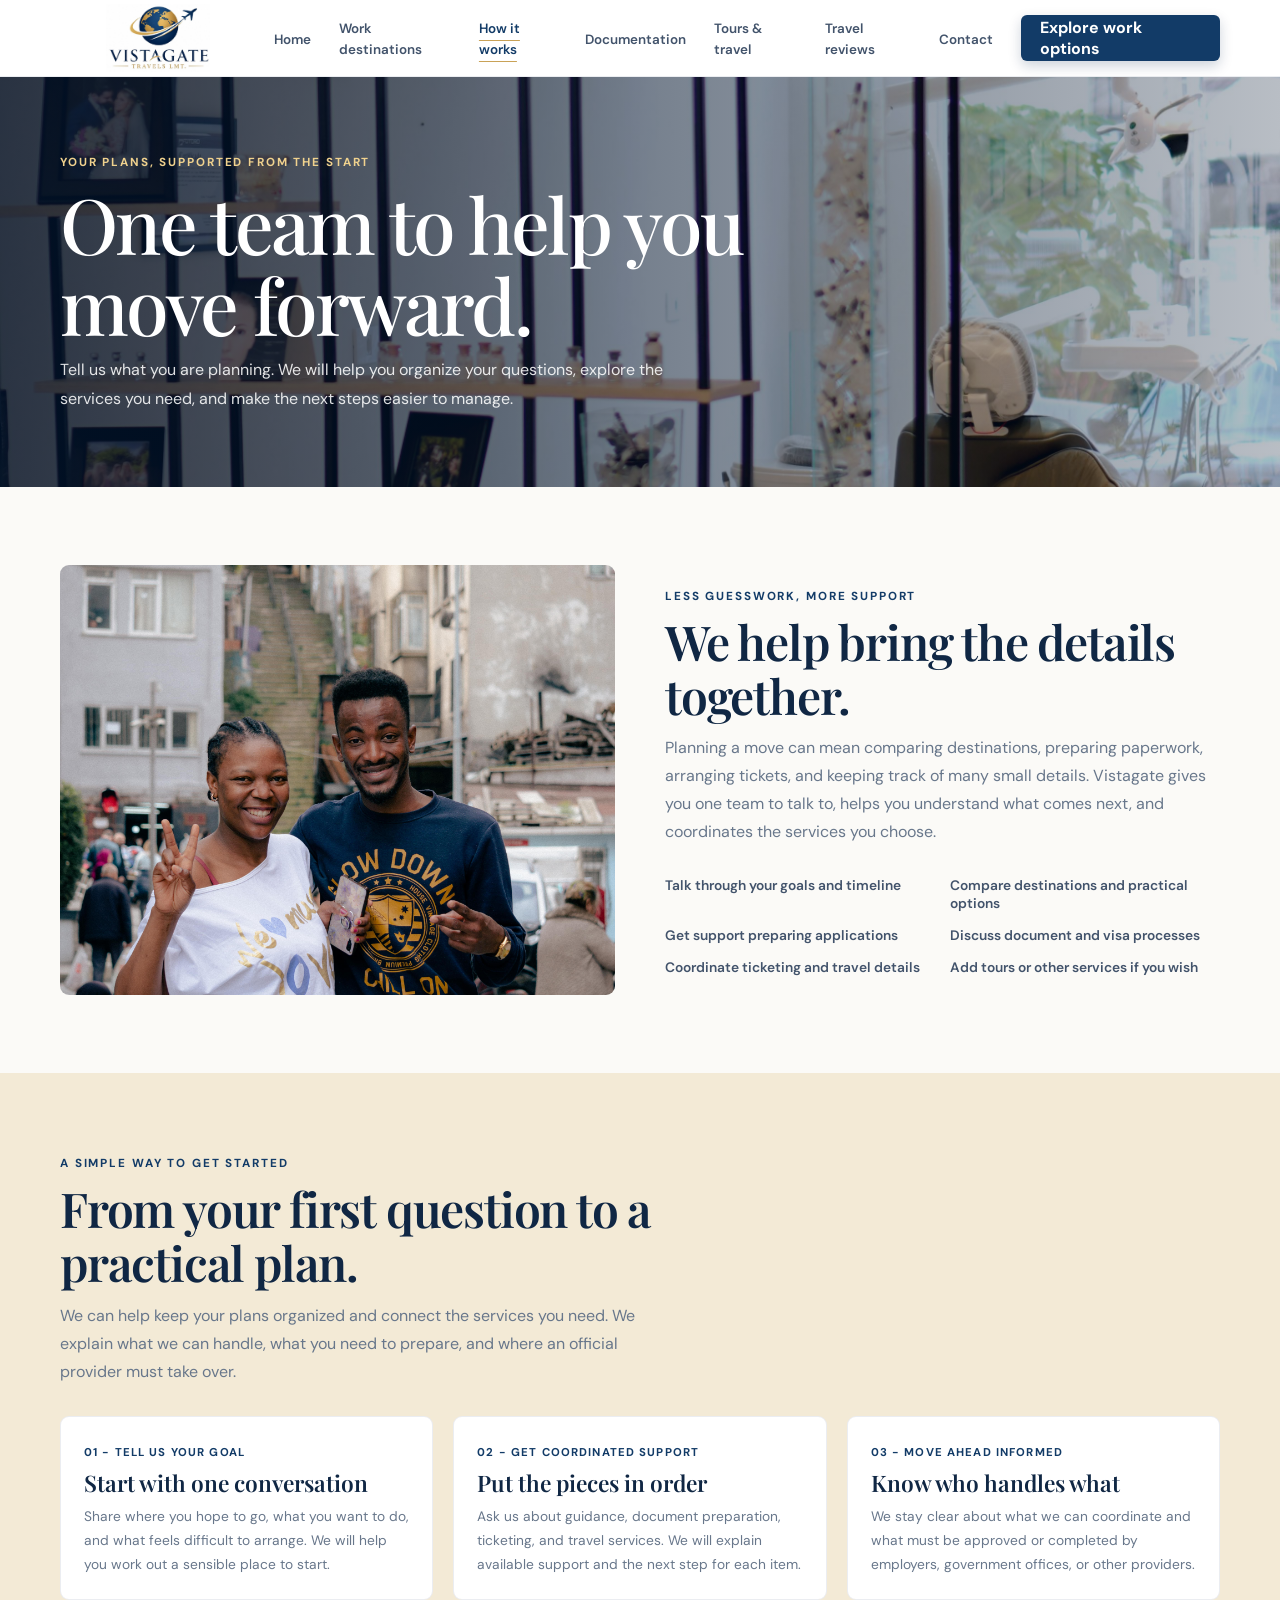
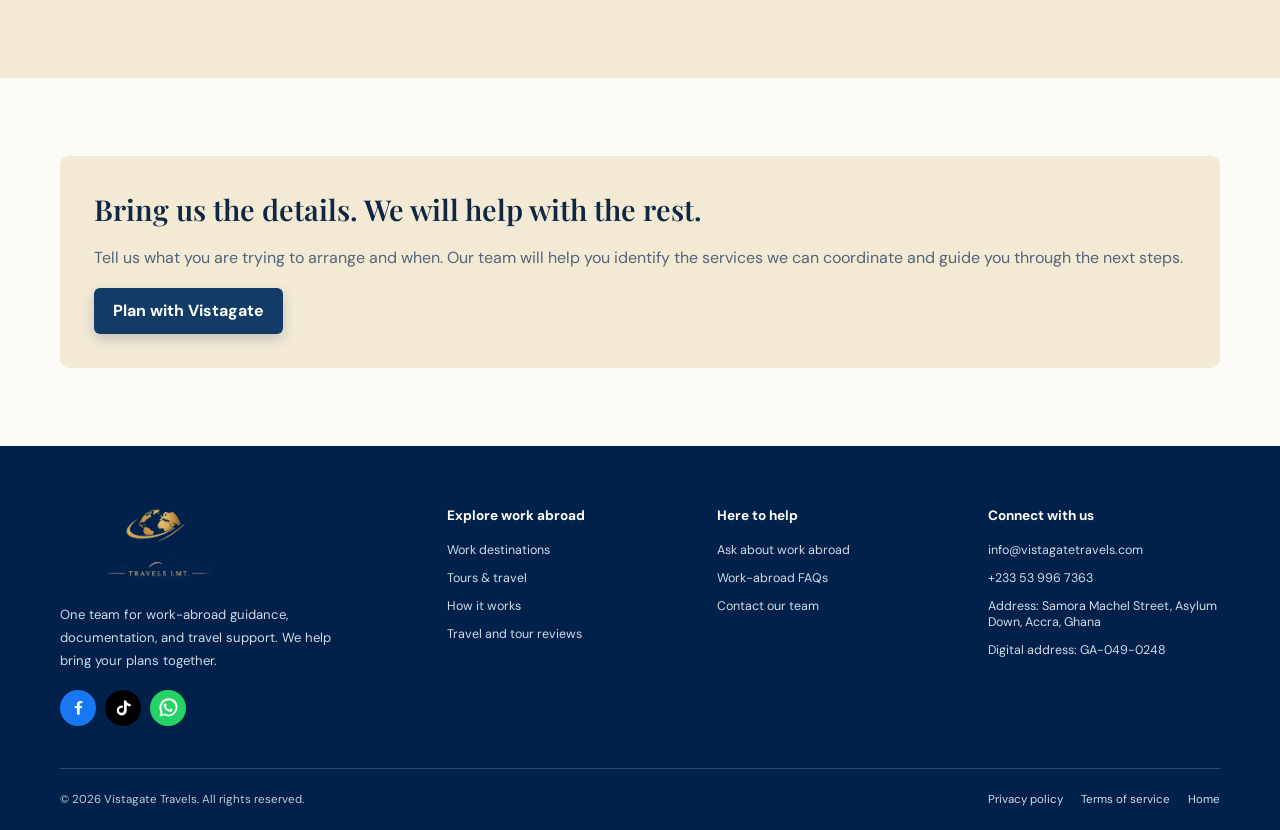
<file: approach.html>
﻿<!DOCTYPE html>
<html lang="en">
<head>
  <meta charset="UTF-8"><meta name="viewport" content="width=device-width, initial-scale=1.0">
  <meta name="description" content="See how Vistagate coordinates work-abroad guidance, document preparation, ticketing, and travel support around your plans.">
  <title>How it works | Vistagate Travels</title>
  <link rel="preconnect" href="https://fonts.googleapis.com"><link rel="preconnect" href="https://fonts.gstatic.com" crossorigin>
  <link href="https://fonts.googleapis.com/css2?family=DM+Sans:wght@400;500;600;700&family=Playfair+Display:wght@500;600;700&display=swap" rel="stylesheet"><link rel="stylesheet" href="pages.css">
</head>
<body>
  <header class="site-header"><nav class="container nav-wrap" aria-label="Main navigation">
    <a class="brand" href="index.html" aria-label="Vistagate Travels home"><img class="brand-logo" src="logo-nav.jpg" alt="Vistagate Travels"></a>
    <ul class="nav-links" id="primary-navigation"><li><a href="index.html">Home</a></li><li><a href="destinations.html">Work destinations</a></li><li><a href="approach.html" aria-current="page">How it works</a></li><li><a href="documents.html">Documentation</a></li><li><a href="tours.html">Tours &amp; travel</a></li><li><a href="reviews.html">Travel reviews</a></li><li><a href="contact.html">Contact</a></li></ul>
    <div class="nav-actions"><a class="button" href="contact.html#contact-form">Explore work options</a><button class="menu-toggle" type="button" aria-label="Open navigation menu" aria-expanded="false" aria-controls="primary-navigation"><svg width="20" height="20" viewBox="0 0 24 24" fill="none" aria-hidden="true"><path d="M4 7h16M4 12h16M4 17h16" stroke="currentColor" stroke-width="1.8" stroke-linecap="round"/></svg></button></div>
  </nav></header>
  <main>
    <section class="inner-hero hero-approach"><div class="container"><span class="eyebrow">Your plans, supported from the start</span><h1>One team to help you move forward.</h1><p>Tell us what you are planning. We will help you organize your questions, explore the services you need, and make the next steps easier to manage.</p></div></section>
    <section class="section"><div class="container split-section">
      <img src="ls.jpg" alt="People meeting over a meal abroad" loading="lazy">
      <div><div class="section-heading"><span class="eyebrow">Less guesswork, more support</span><h2>We help bring the details together.</h2><p>Planning a move can mean comparing destinations, preparing paperwork, arranging tickets, and keeping track of many small details. Vistagate gives you one team to talk to, helps you understand what comes next, and coordinates the services you choose.</p></div>
      <ul class="check-list"><li>Talk through your goals and timeline</li><li>Compare destinations and practical options</li><li>Get support preparing applications</li><li>Discuss document and visa processes</li><li>Coordinate ticketing and travel details</li><li>Add tours or other services if you wish</li></ul></div>
    </div></section>
    <section class="section" style="background:#f3ead6"><div class="container"><div class="section-heading"><span class="eyebrow">A simple way to get started</span><h2>From your first question to a practical plan.</h2><p>We can help keep your plans organized and connect the services you need. We explain what we can handle, what you need to prepare, and where an official provider must take over.</p></div><div class="card-grid">
      <article class="content-card"><span class="card-kicker">01 - Tell us your goal</span><h3>Start with one conversation</h3><p>Share where you hope to go, what you want to do, and what feels difficult to arrange. We will help you work out a sensible place to start.</p></article>
      <article class="content-card"><span class="card-kicker">02 - Get coordinated support</span><h3>Put the pieces in order</h3><p>Ask us about guidance, document preparation, ticketing, and travel services. We will explain available support and the next step for each item.</p></article>
      <article class="content-card"><span class="card-kicker">03 - Move ahead informed</span><h3>Know who handles what</h3><p>We stay clear about what we can coordinate and what must be approved or completed by employers, government offices, or other providers.</p></article>
    </div></div></section>
    <section class="section"><div class="container callout"><h2>Bring us the details. We will help with the rest.</h2><p>Tell us what you are trying to arrange and when. Our team will help you identify the services we can coordinate and guide you through the next steps.</p><a class="button" href="contact.html#contact-form">Plan with Vistagate</a></div></section>
  </main>
  <footer class="site-footer"><div class="container"><div class="footer-grid"><div class="footer-brand"><a class="brand" href="index.html"><img class="brand-logo" src="logo-nav.jpg" alt="Vistagate Travels"></a><p>One team for work-abroad guidance, documentation, and travel support. We help bring your plans together.</p><div class="social-links"><a class="social-facebook" href="https://www.facebook.com/stories/101769172162655/UzpfSVNDOjI1NTYyMzMyODE1NDI5NTM=/?view_single=1&source=shared_permalink&mibextid=wwXIfr" aria-label="Facebook"><svg viewBox="0 0 24 24" aria-hidden="true"><path d="M13.5 21v-8h2.7l.4-3h-3.1V8.1c0-.9.3-1.5 1.6-1.5h1.7V3.9c-.3 0-1.3-.1-2.5-.1-2.5 0-4.2 1.5-4.2 4.3V10H7.3v3h2.8v8h3.4z"/></svg></a><a class="social-tiktok" href="https://vt.tiktok.com/ZSp668tu7/" aria-label="TikTok"><svg viewBox="0 0 24 24" aria-hidden="true"><path d="M12.5 3h3.1c.2 1.5 1 2.8 2.3 3.6.9.6 2 .9 3.1 1v3.1c-1.8-.1-3.5-.6-4.9-1.6v6.8a6.3 6.3 0 1 1-6.3-6.3c.4 0 .9 0 1.3.1v3.2a3.1 3.1 0 1 0 1.4 2.6V3z"/></svg></a><a class="social-whatsapp" href="https://wa.link/cz508a" aria-label="WhatsApp"><svg viewBox="0 0 24 24" aria-hidden="true"><path d="M20.5 3.5A11.8 11.8 0 0 0 2 17.7L.5 23.5l6-1.6A11.8 11.8 0 0 0 20.5 3.5zM12 21a9 9 0 0 1-4.6-1.3l-.3-.2-3.5.9.9-3.4-.2-.4A9 9 0 1 1 12 21zm5-6.7c-.3-.1-1.7-.8-2-.9-.3-.1-.5-.1-.7.2-.2.3-.7.9-.9 1.1-.2.2-.3.2-.6.1-.3-.1-1.2-.4-2.3-1.4-.9-.8-1.4-1.7-1.6-2-.2-.3 0-.5.1-.6l.5-.6c.2-.2.2-.3.3-.5.1-.2 0-.4 0-.5-.1-.1-.6-1.5-.9-2-.2-.5-.5-.4-.7-.4H7.6c-.2 0-.5.1-.8.4-.3.3-1 1-1 2.4s1 2.7 1.1 2.9c.1.2 2 3.1 4.8 4.3.7.3 1.2.5 1.6.6.7.2 1.3.2 1.8.1.5-.1 1.7-.7 1.9-1.3.2-.6.2-1.1.1-1.3-.1-.2-.3-.3-.6-.4z"/></svg></a></div></div><div class="footer-col"><h3>Explore work abroad</h3><ul><li><a href="destinations.html">Work destinations</a></li><li><a href="tours.html">Tours &amp; travel</a></li><li><a href="approach.html">How it works</a></li><li><a href="reviews.html">Travel and tour reviews</a></li></ul></div><div class="footer-col"><h3>Here to help</h3><ul><li><a href="contact.html#contact-form">Ask about work abroad</a></li><li><a href="contact.html#travel-faq">Work-abroad FAQs</a></li><li><a href="contact.html">Contact our team</a></li></ul></div><div class="footer-col"><h3>Connect with us</h3><ul><li><a href="mailto:info@vistagatetravels.com">info@vistagatetravels.com</a></li><li><a href="tel:+233539967363">+233 53 996 7363</a></li><li>Address: Samora Machel Street, Asylum Down, Accra, Ghana</li><li>Digital address: GA-049-0248</li></ul></div></div><div class="footer-bottom"><span>&copy <span id="current-year"></span> Vistagate Travels. All rights reserved.</span><div class="footer-legal"><a href="contact.html">Privacy policy</a><a href="contact.html">Terms of service</a><a href="index.html">Home</a></div></div></div></footer>
  <script src="pages.js"></script>
</body>
</html>
</file>
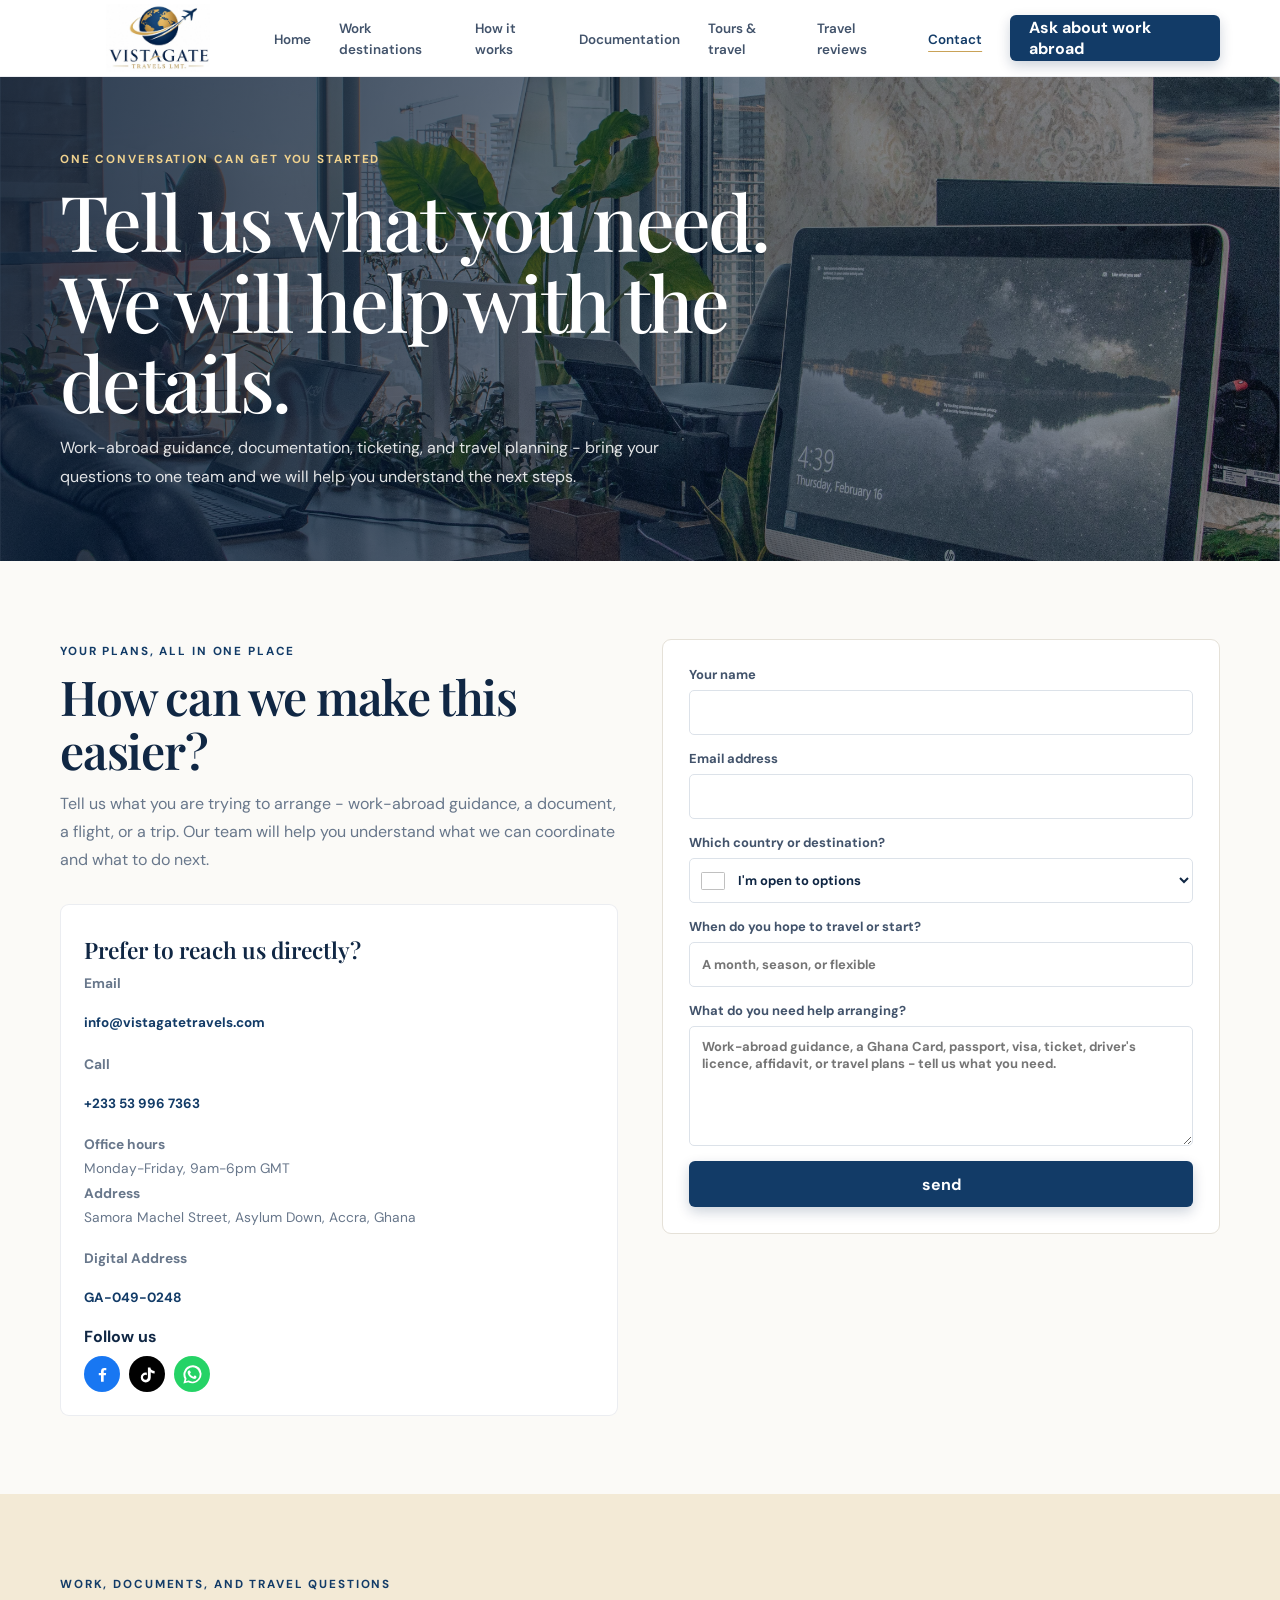
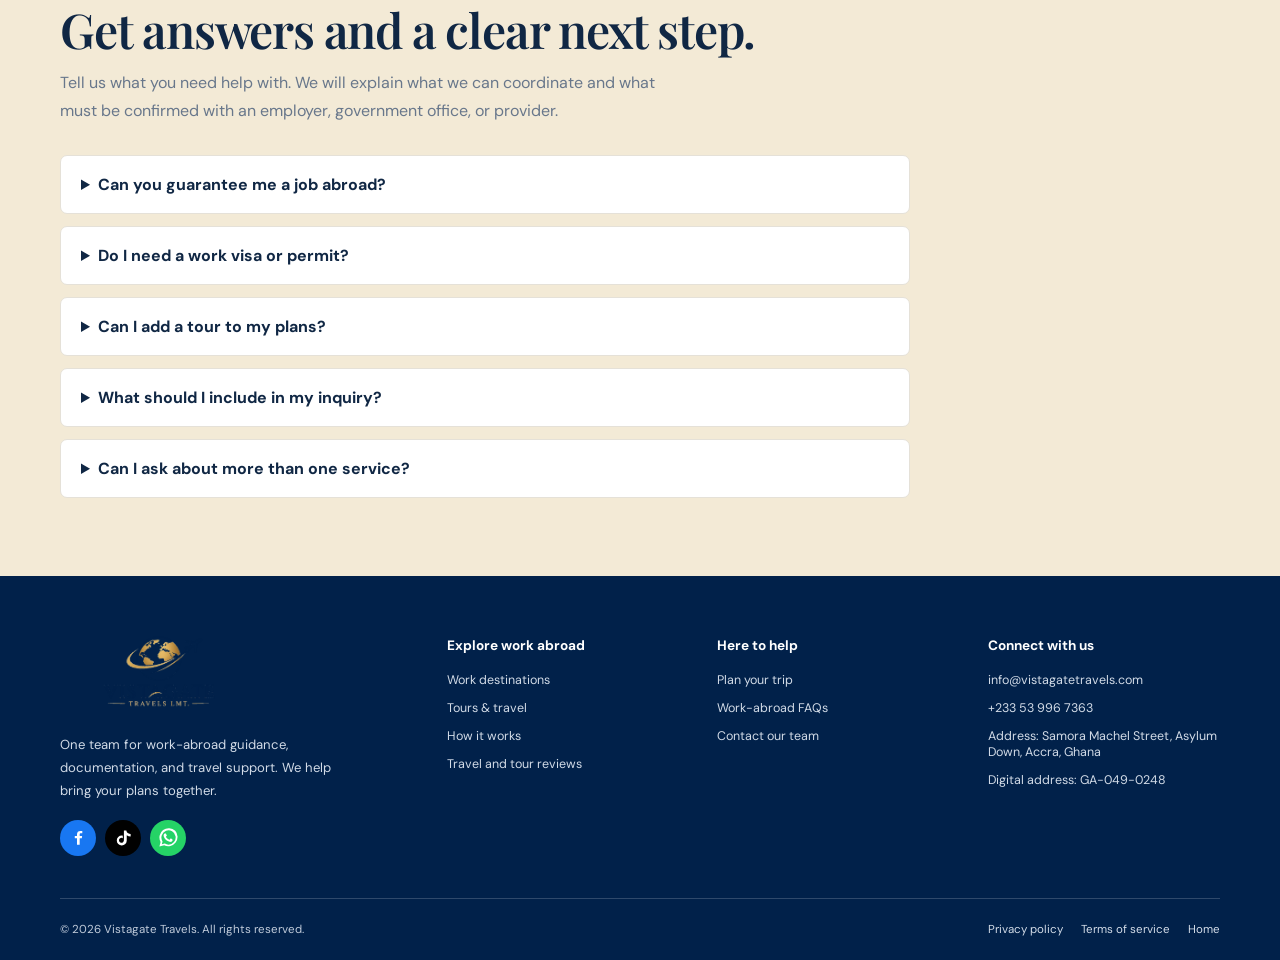
<file: contact.html>
﻿<!DOCTYPE html>
<html lang="en">
<head>
  <meta charset="UTF-8"><meta name="viewport" content="width=device-width, initial-scale=1.0">
  <meta name="description" content="Contact Vistagate for one-to-one help coordinating work-abroad guidance, document services, ticketing, and travel planning.">
  <title>Contact Vistagate | Work abroad</title>
  <link rel="preconnect" href="https://fonts.googleapis.com"><link rel="preconnect" href="https://fonts.gstatic.com" crossorigin>
  <link href="https://fonts.googleapis.com/css2?family=DM+Sans:wght@400;500;600;700&family=Playfair+Display:wght@500;600;700&display=swap" rel="stylesheet"><link rel="stylesheet" href="pages.css">
</head>
<body>
  <header class="site-header"><nav class="container nav-wrap" aria-label="Main navigation"><a class="brand" href="index.html" aria-label="Vistagate Travels home"><img class="brand-logo" src="logo-nav.jpg" alt="Vistagate Travels"></a><ul class="nav-links" id="primary-navigation"><li><a href="index.html">Home</a></li><li><a href="destinations.html">Work destinations</a></li><li><a href="approach.html">How it works</a></li><li><a href="documents.html">Documentation</a></li><li><a href="tours.html">Tours &amp; travel</a></li><li><a href="reviews.html">Travel reviews</a></li><li><a href="contact.html" aria-current="page">Contact</a></li></ul><div class="nav-actions"><a class="button" href="#contact-form">Ask about work abroad</a><button class="menu-toggle" type="button" aria-label="Open navigation menu" aria-expanded="false" aria-controls="primary-navigation"><svg width="20" height="20" viewBox="0 0 24 24" fill="none" aria-hidden="true"><path d="M4 7h16M4 12h16M4 17h16" stroke="currentColor" stroke-width="1.8" stroke-linecap="round"/></svg></button></div></nav></header>
  <main>
    <section class="inner-hero hero-contact"><div class="container"><span class="eyebrow">One conversation can get you started</span><h1>Tell us what you need. We will help with the details.</h1><p>Work-abroad guidance, documentation, ticketing, and travel planning - bring your questions to one team and we will help you understand the next steps.</p></div></section>
    <section class="section"><div class="container contact-layout">
      <div><div class="section-heading"><span class="eyebrow">Your plans, all in one place</span><h2>How can we make this easier?</h2><p>Tell us what you are trying to arrange - work-abroad guidance, a document, a flight, or a trip. Our team will help you understand what we can coordinate and what to do next.</p></div>
        <div class="content-card"><h3>Prefer to reach us directly?</h3><p><strong>Email</strong><br><a class="card-link" href="mailto:info@vistagatetravels.com">info@vistagatetravels.com</a></p><p style="margin-top:17px"><strong>Call</strong><br><a class="card-link" href="tel:+233539967363">+233 53 996 7363</a></p><p style="margin-top:17px"><strong>Office hours</strong><br>Monday-Friday, 9am-6pm GMT<br><strong>Address</strong><br>Samora Machel Street, Asylum Down, Accra, Ghana</p><p style="margin-top:17px"><strong>Digital Address</strong><br><a class="card-link" href="https://www.google.com/maps/search/?api=1&amp;query=GA-049-0248%2C%20Accra%2C%20Ghana" target="_blank" rel="noopener noreferrer" aria-label="View digital address GA-049-0248 in Google Maps">GA-049-0248</a></p><div class="contact-social"><strong>Follow us</strong><div class="social-links" aria-label="Social media"><a class="social-facebook" href="https://www.facebook.com/stories/101769172162655/UzpfSVNDOjI1NTYyMzMyODE1NDI5NTM=/?view_single=1&amp;source=shared_permalink&amp;mibextid=wwXIfr" aria-label="Facebook"><svg viewBox="0 0 24 24" aria-hidden="true"><path d="M13.5 21v-8h2.7l.4-3h-3.1V8.1c0-.9.3-1.5 1.6-1.5h1.7V3.9c-.3 0-1.3-.1-2.5-.1-2.5 0-4.2 1.5-4.2 4.3V10H7.3v3h2.8v8h3.4z"/></svg></a><a class="social-tiktok" href="https://vt.tiktok.com/ZSp668tu7/" aria-label="TikTok"><svg viewBox="0 0 24 24" aria-hidden="true"><path d="M12.5 3h3.1c.2 1.5 1 2.8 2.3 3.6.9.6 2 .9 3.1 1v3.1c-1.8-.1-3.5-.6-4.9-1.6v6.8a6.3 6.3 0 1 1-6.3-6.3c.4 0 .9 0 1.3.1v3.2a3.1 3.1 0 1 0 1.4 2.6V3z"/></svg></a><a class="social-whatsapp" href="https://wa.link/cz508a" aria-label="WhatsApp"><svg viewBox="0 0 24 24" aria-hidden="true"><path d="M20.5 3.5A11.8 11.8 0 0 0 2 17.7L.5 23.5l6-1.6A11.8 11.8 0 0 0 20.5 3.5zM12 21a9 9 0 0 1-4.6-1.3l-.3-.2-3.5.9.9-3.4-.2-.4A9 9 0 1 1 12 21zm5-6.7c-.3-.1-1.7-.8-2-.9-.3-.1-.5-.1-.7.2-.2.3-.7.9-.9 1.1-.2.2-.3.2-.6.1-.3-.1-1.2-.4-2.3-1.4-.9-.8-1.4-1.7-1.6-2-.2-.3 0-.5.1-.6l.5-.6c.2-.2.2-.3.3-.5.1-.2 0-.4 0-.5-.1-.1-.6-1.5-.9-2-.2-.5-.5-.4-.7-.4H7.6c-.2 0-.5.1-.8.4-.3.3-1 1-1 2.4s1 2.7 1.1 2.9c.1.2 2 3.1 4.8 4.3.7.3 1.2.5 1.6.6.7.2 1.3.2 1.8.1.5-.1 1.7-.7 1.9-1.3-.2-.6-.2-1.1-.1-1.3-.1-.2-.3-.3-.6-.4z"/></svg></a></div></div></div>
      </div>
      <form class="contact-form" id="contact-form">
        <label for="contact-name">Your name<input id="contact-name" name="name" autocomplete="name" required></label>
        <label for="contact-email">Email address<input id="contact-email" name="email" type="email" autocomplete="email" required></label>
        <label for="contact-destination">Which country or destination?<span class="country-select-wrap"><img class="selected-country-flag" alt="" hidden><select id="contact-destination" name="destination"><option value="">I'm open to options</option><option value="Italy">Italy</option><option value="France">France</option><option value="Peru">Peru</option><option value="UAE">UAE</option><option value="Switzerland">Switzerland</option><option value="New Zealand">New Zealand</option><option value="Greece">Greece</option><option value="Turkey">Turkey</option><option value="Moldova">Moldova</option><option value="Albania">Albania</option><option value="Hungary">Hungary</option><option value="Finland">Finland</option><option value="Iceland">Iceland</option><option value="Sweden">Sweden</option><option value="United Kingdom">United Kingdom</option><option value="USA">USA</option><option value="Costa Rica">Costa Rica</option><option value="Netherlands">Netherlands</option><option value="Germany">Germany</option><option value="Czech Republic">Czech Republic</option><option value="Norway">Norway</option><option value="Canada">Canada</option><option value="Denmark">Denmark</option><option value="Austria">Austria</option><option value="Russia">Russia</option><option value="Belarus">Belarus</option><option value="Somewhere else">Somewhere else</option></select></span></label>
        <label for="contact-timing">When do you hope to travel or start?<input id="contact-timing" name="timing" placeholder="A month, season, or flexible"></label>
        <label for="contact-message">What do you need help arranging?<textarea id="contact-message" name="message" placeholder="Work-abroad guidance, a Ghana Card, passport, visa, ticket, driver's licence, affidavit, or travel plans - tell us what you need."></textarea></label>
        
        
        <button class="button" type="submit">send</button>
      </form>
    </div></section>
    <section class="section" id="travel-faq" style="background:#f3ead6"><div class="container"><div class="section-heading"><span class="eyebrow">Work, documents, and travel questions</span><h2>Get answers and a clear next step.</h2><p>Tell us what you need help with. We will explain what we can coordinate and what must be confirmed with an employer, government office, or provider.</p></div><div class="faq-list">
      <details><summary>Can you guarantee me a job abroad?</summary><p>Yes. Job availability, hiring decisions, and work authorization are determined by employers and relevant authorities. We can discuss your goals and preparation, with legitmate placement, offer, and visa outcome is guarantee.</p></details>
      <details><summary>Do I need a work visa or permit?</summary><p>Work authorization depends on your citizenship, destination, and role. Check the destination government's official immigration and employment guidance before accepting work or making travel plans.</p></details>
      <details><summary>Can I add a tour to my plans?</summary><p>Yes. Tours and travel packages are available as an add-on for exploring a destination or making the most of time off.</p></details>
      <details><summary>What should I include in my inquiry?</summary><p>Share your preferred country, experience or work area, and when you hope to start. Include any questions about preparation or travel.</p></details>
      <details><summary>Can I ask about more than one service?</summary><p>Yes. You can ask about work-abroad guidance, documents, ticketing, and travel planning in one inquiry. We will help organize the next steps and clarify which parts are handled by official authorities or providers.</p></details>
    </div></div></section>
  </main>
  <footer class="site-footer"><div class="container"><div class="footer-grid"><div class="footer-brand"><a class="brand" href="index.html"><img class="brand-logo" src="logo-nav.jpg" alt="Vistagate Travels"></a><p>One team for work-abroad guidance, documentation, and travel support. We help bring your plans together.</p><div class="social-links"><a class="social-facebook" href="https://www.facebook.com/stories/101769172162655/UzpfSVNDOjI1NTYyMzMyODE1NDI5NTM=/?view_single=1&amp;source=shared_permalink&amp;mibextid=wwXIfr" aria-label="Facebook"><svg viewBox="0 0 24 24" aria-hidden="true"><path d="M13.5 21v-8h2.7l.4-3h-3.1V8.1c0-.9.3-1.5 1.6-1.5h1.7V3.9c-.3 0-1.3-.1-2.5-.1-2.5 0-4.2 1.5-4.2 4.3V10H7.3v3h2.8v8h3.4z"/></svg></a><a class="social-tiktok" href="https://vt.tiktok.com/ZSp668tu7/" aria-label="TikTok"><svg viewBox="0 0 24 24" aria-hidden="true"><path d="M12.5 3h3.1c.2 1.5 1 2.8 2.3 3.6.9.6 2 .9 3.1 1v3.1c-1.8-.1-3.5-.6-4.9-1.6v6.8a6.3 6.3 0 1 1-6.3-6.3c.4 0 .9 0 1.3.1v3.2a3.1 3.1 0 1 0 1.4 2.6V3z"/></svg></a><a class="social-whatsapp" href="https://wa.link/cz508a" aria-label="WhatsApp"><svg viewBox="0 0 24 24" aria-hidden="true"><path d="M20.5 3.5A11.8 11.8 0 0 0 2 17.7L.5 23.5l6-1.6A11.8 11.8 0 0 0 20.5 3.5zM12 21a9 9 0 0 1-4.6-1.3l-.3-.2-3.5.9.9-3.4-.2-.4A9 9 0 1 1 12 21zm5-6.7c-.3-.1-1.7-.8-2-.9-.3-.1-.5-.1-.7.2-.2.3-.7.9-.9 1.1-.2.2-.3.2-.6.1-.3-.1-1.2-.4-2.3-1.4-.9-.8-1.4-1.7-1.6-2-.2-.3 0-.5.1-.6l.5-.6c.2-.2.2-.3.3-.5.1-.2 0-.4 0-.5-.1-.1-.6-1.5-.9-2-.2-.5-.5-.4-.7-.4H7.6c-.2 0-.5.1-.8.4-.3.3-1 1-1 2.4s1 2.7 1.1 2.9c.1.2 2 3.1 4.8 4.3.7.3 1.2.5 1.6.6.7.2 1.3.2 1.8.1.5-.1 1.7-.7 1.9-1.3.2-.6.2-1.1.1-1.3-.1-.2-.3-.3-.6-.4z"/></svg></a></div></div><div class="footer-col"><h3>Explore work abroad</h3><ul><li><a href="destinations.html">Work destinations</a></li><li><a href="tours.html">Tours &amp; travel</a></li><li><a href="approach.html">How it works</a></li><li><a href="reviews.html">Travel and tour reviews</a></li></ul></div><div class="footer-col"><h3>Here to help</h3><ul><li><a href="#contact-form">Plan your trip</a></li><li><a href="#travel-faq">Work-abroad FAQs</a></li><li><a href="mailto:info@vistagatetravels.com">Contact our team</a></li></ul></div><div class="footer-col"><h3>Connect with us</h3><ul><li><a href="mailto:info@vistagatetravels.com">info@vistagatetravels.com</a></li><li><a href="tel:+233539967363">+233 53 996 7363</a></li><li>Address: Samora Machel Street, Asylum Down, Accra, Ghana</li><li>Digital address: GA-049-0248</li></ul></div></div><div class="footer-bottom"><span>&copy <span id="current-year"></span> Vistagate Travels. All rights reserved.</span><div class="footer-legal"><a href="#travel-faq">Privacy policy</a><a href="#travel-faq">Terms of service</a><a href="index.html">Home</a></div></div></div></footer>
  <script src="pages.js"></script>
</body>
</html>
</file>
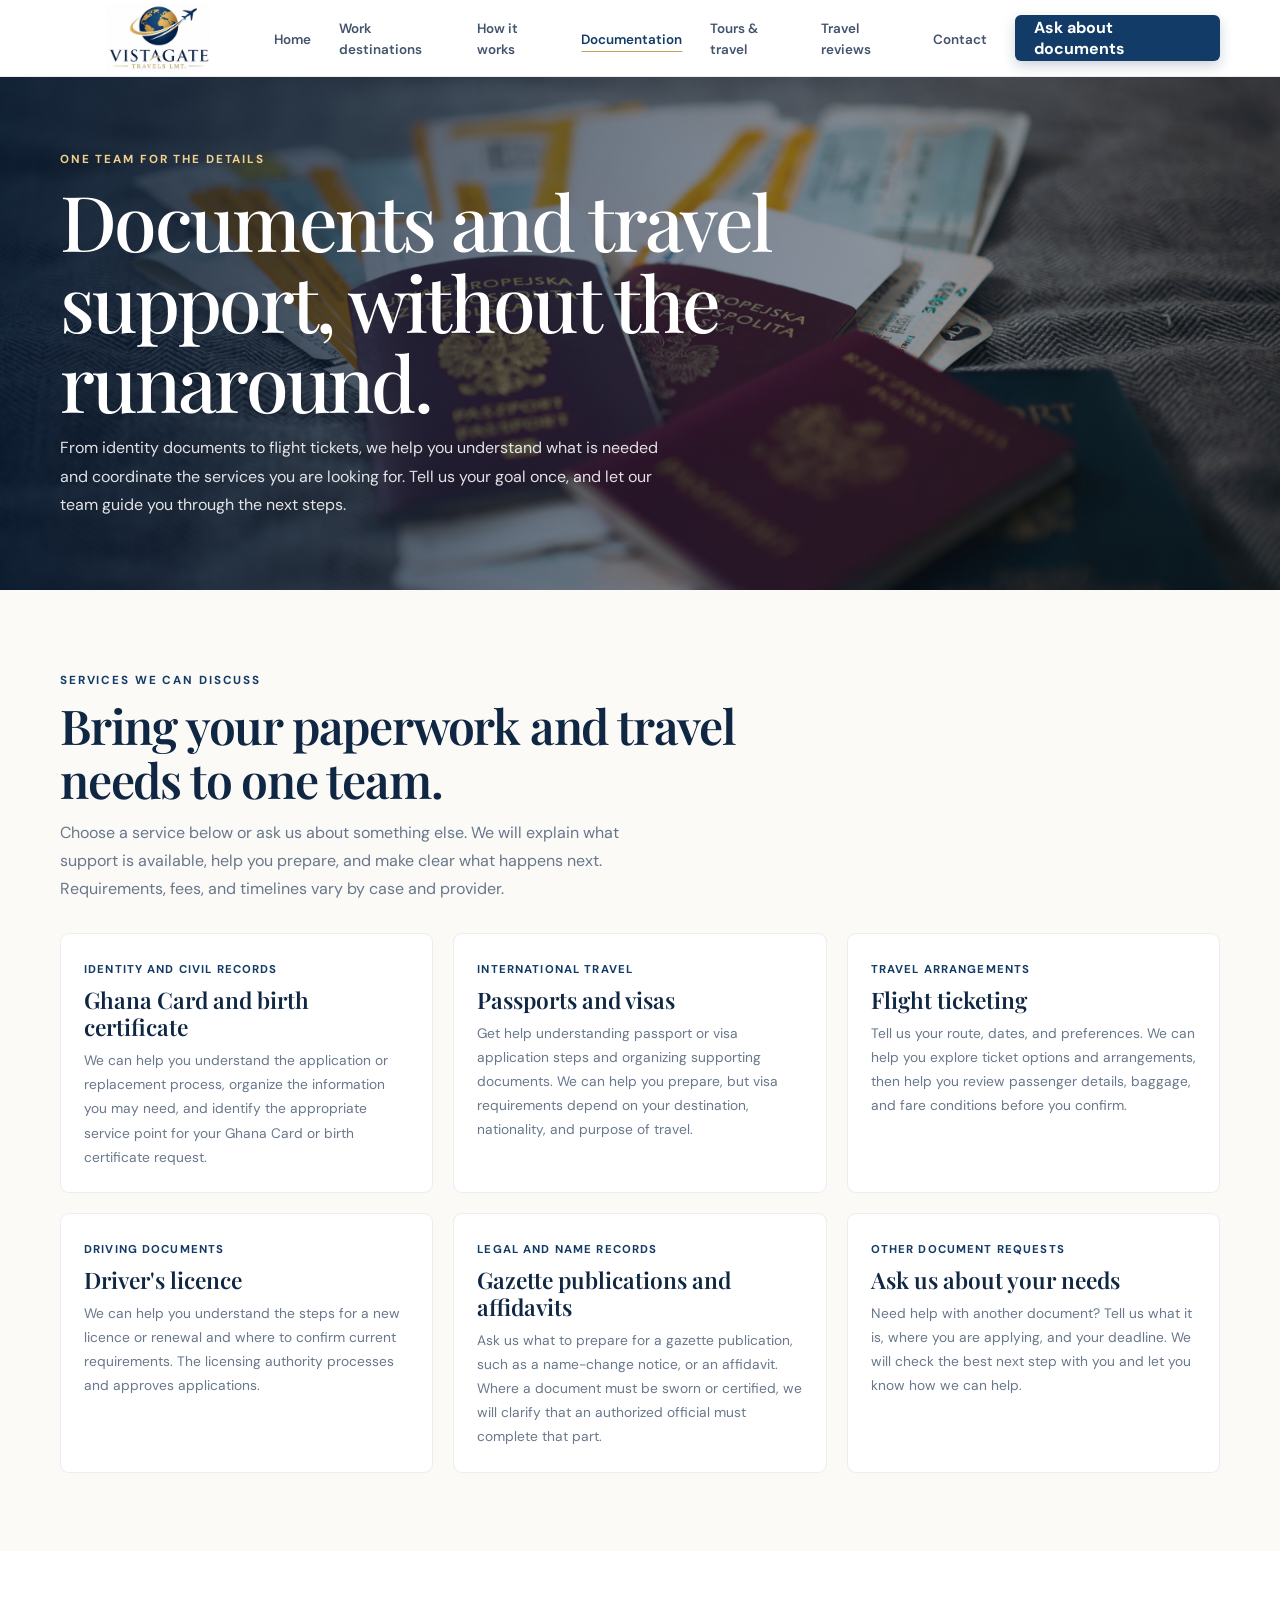
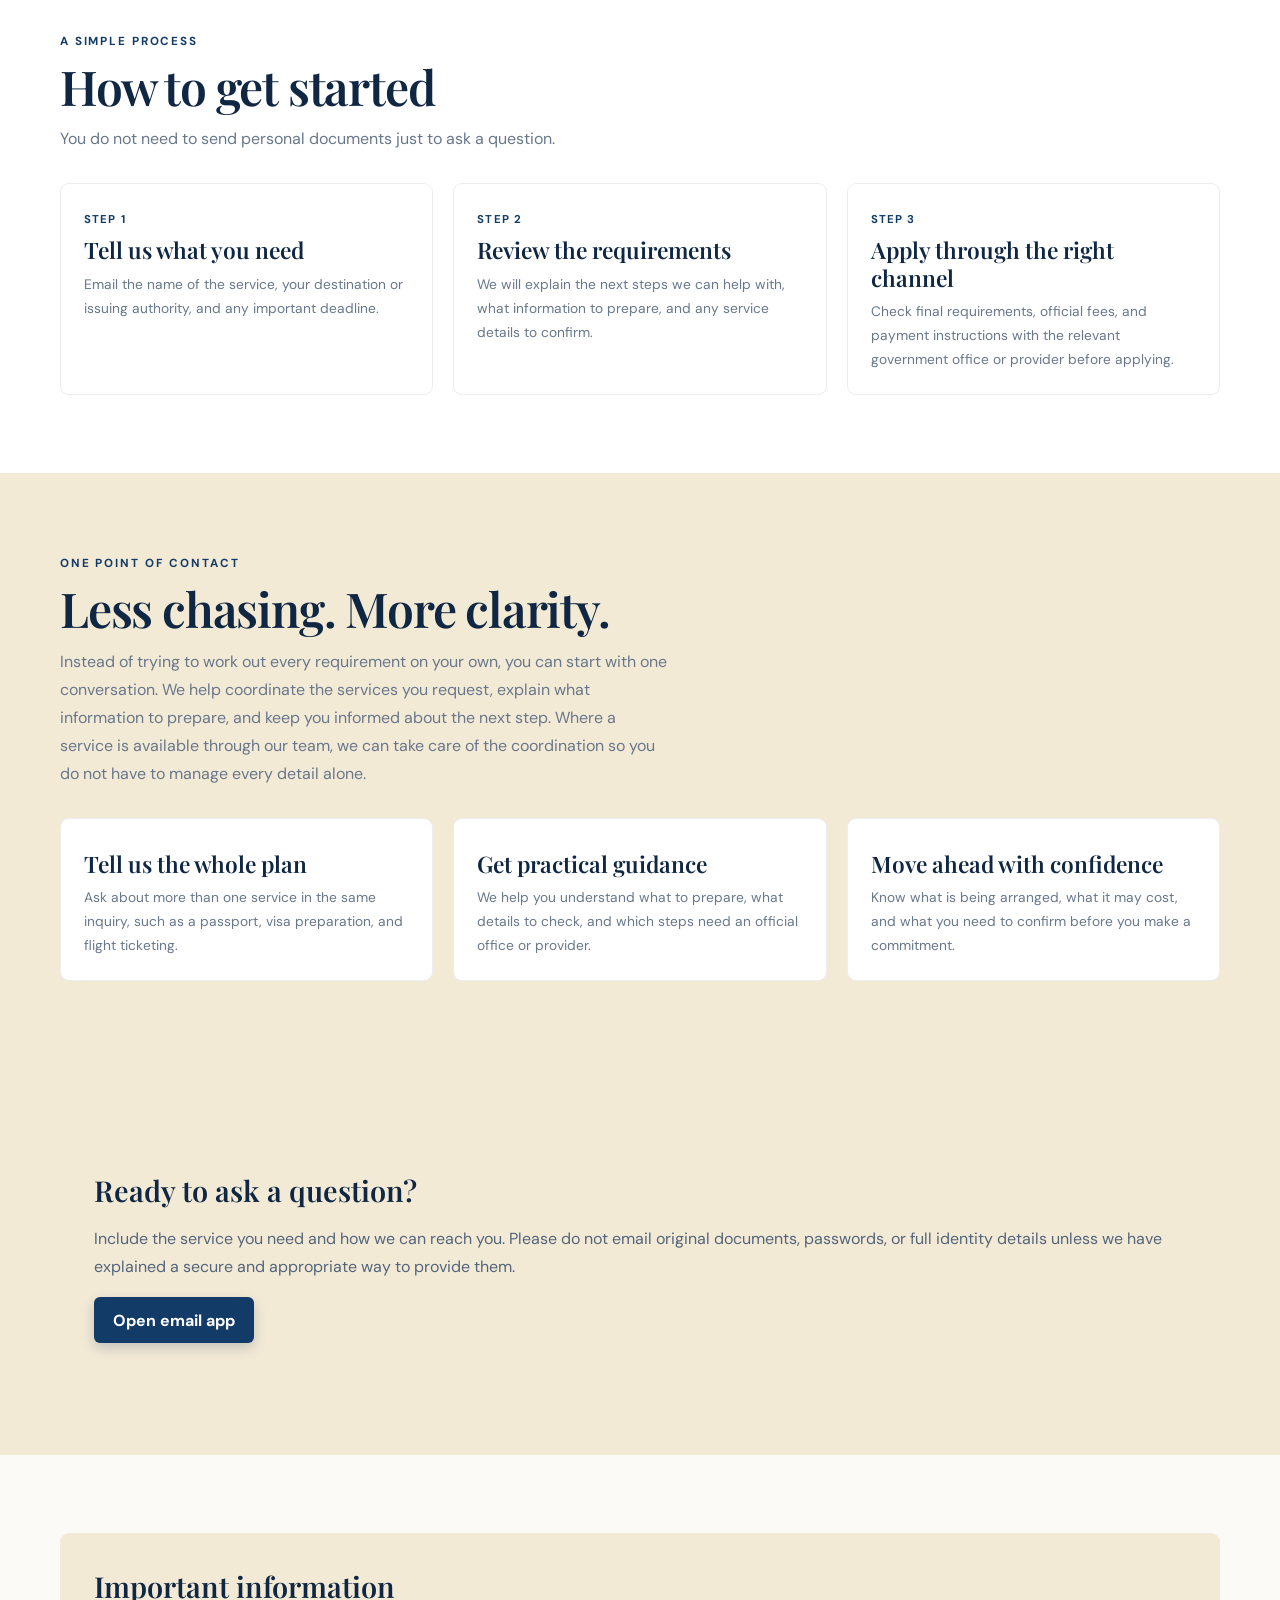
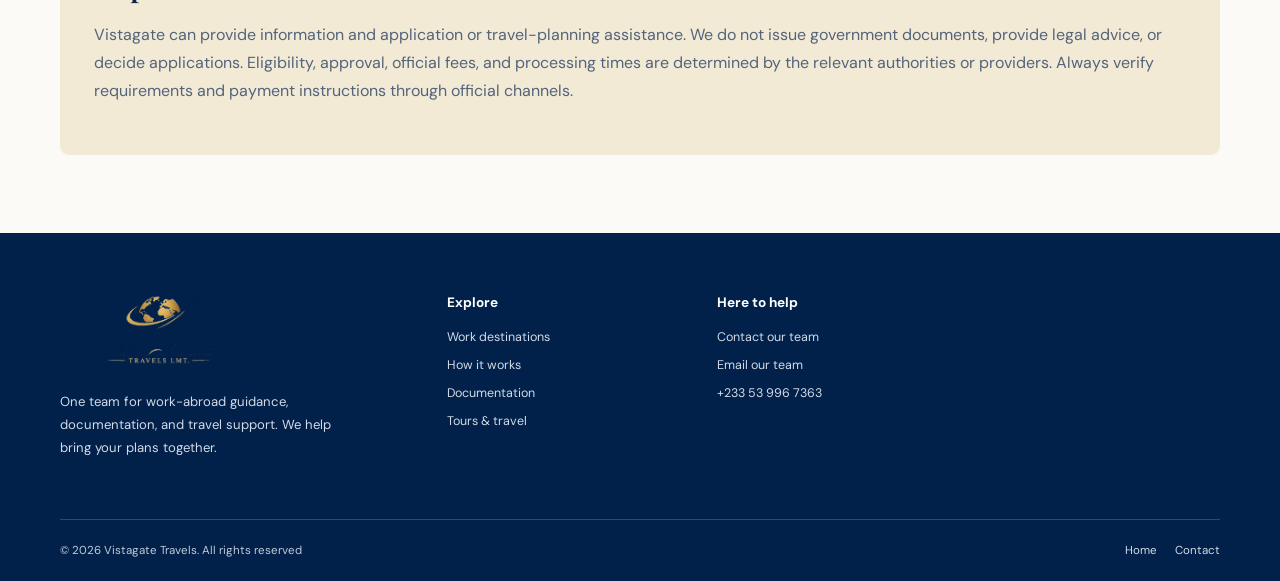
<file: documents.html>
﻿<!DOCTYPE html>
<html lang="en">
<head>
  <meta charset="UTF-8">
  <meta name="viewport" content="width=device-width, initial-scale=1.0">
  <meta name="description" content="Get clear guidance on Ghana Card, passport, visa, ticketing, driver's licence, birth certificate, gazette, and affidavit services from Vistagate Travels.">
  <title>Documentation services | Vistagate Travels</title>
  <link rel="preconnect" href="https://fonts.googleapis.com">
  <link rel="preconnect" href="https://fonts.gstatic.com" crossorigin>
  <link href="https://fonts.googleapis.com/css2?family=DM+Sans:wght@400;500;600;700&family=Playfair+Display:wght@500;600;700&display=swap" rel="stylesheet">
  <link rel="stylesheet" href="pages.css">
</head>
<body>
  <header class="site-header">
    <nav class="container nav-wrap" aria-label="Main navigation">
      <a class="brand" href="index.html" aria-label="Vistagate Travels home"><img class="brand-logo" src="logo-nav.jpg" alt="Vistagate Travels"></a>
      <ul class="nav-links" id="primary-navigation">
        <li><a href="index.html">Home</a></li>
        <li><a href="destinations.html">Work destinations</a></li>
        <li><a href="approach.html">How it works</a></li>
        <li><a href="documents.html" aria-current="page">Documentation</a></li>
        <li><a href="tours.html">Tours &amp; travel</a></li>
        <li><a href="reviews.html">Travel reviews</a></li>
        <li><a href="contact.html">Contact</a></li>
      </ul>
      <div class="nav-actions">
        <a class="button" href="mailto:info@vistagatetravels.com?subject=Documentation%20services%20inquiry">Ask about documents</a>
        <button class="menu-toggle" type="button" aria-label="Open navigation menu" aria-expanded="false" aria-controls="primary-navigation">
          <svg width="20" height="20" viewBox="0 0 24 24" fill="none" aria-hidden="true"><path d="M4 7h16M4 12h16M4 17h16" stroke="currentColor" stroke-width="1.8" stroke-linecap="round"/></svg>
        </button>
      </div>
    </nav>
  </header>
  <main>
    <section class="inner-hero hero-documents">
      <div class="container">
        <span class="eyebrow">One team for the details</span>
        <h1>Documents and travel support, without the runaround.</h1>
        <p>From identity documents to flight tickets, we help you understand what is needed and coordinate the services you are looking for. Tell us your goal once, and let our team guide you through the next steps.</p>
      </div>
    </section>
    <section class="section">
      <div class="container">
        <div class="section-heading">
          <span class="eyebrow">Services we can discuss</span>
          <h2>Bring your paperwork and travel needs to one team.</h2>
          <p>Choose a service below or ask us about something else. We will explain what support is available, help you prepare, and make clear what happens next. Requirements, fees, and timelines vary by case and provider.</p>
        </div>
        <div class="card-grid">
          <article class="content-card">
            <span class="card-kicker">Identity and civil records</span>
            <h3>Ghana Card and birth certificate</h3>
            <p>We can help you understand the application or replacement process, organize the information you may need, and identify the appropriate service point for your Ghana Card or birth certificate request.</p>
          </article>
          <article class="content-card">
            <span class="card-kicker">International travel</span>
            <h3>Passports and visas</h3>
            <p>Get help understanding passport or visa application steps and organizing supporting documents. We can help you prepare, but visa requirements depend on your destination, nationality, and purpose of travel.</p>
          </article>
          <article class="content-card">
            <span class="card-kicker">Travel arrangements</span>
            <h3>Flight ticketing</h3>
            <p>Tell us your route, dates, and preferences. We can help you explore ticket options and arrangements, then help you review passenger details, baggage, and fare conditions before you confirm.</p>
          </article>
          <article class="content-card">
            <span class="card-kicker">Driving documents</span>
            <h3>Driver's licence</h3>
            <p>We can help you understand the steps for a new licence or renewal and where to confirm current requirements. The licensing authority processes and approves applications.</p>
          </article>
          <article class="content-card">
            <span class="card-kicker">Legal and name records</span>
            <h3>Gazette publications and affidavits</h3>
            <p>Ask us what to prepare for a gazette publication, such as a name-change notice, or an affidavit. Where a document must be sworn or certified, we will clarify that an authorized official must complete that part.</p>
          </article>
          <article class="content-card">
            <span class="card-kicker">Other document requests</span>
            <h3>Ask us about your needs</h3>
            <p>Need help with another document? Tell us what it is, where you are applying, and your deadline. We will check the best next step with you and let you know how we can help.</p>
          </article>
        </div>
      </div>
    </section>
    <section class="section" style="background:#fff">
      <div class="container">
        <div class="section-heading">
          <span class="eyebrow">A simple process</span>
          <h2>How to get started</h2>
          <p>You do not need to send personal documents just to ask a question.</p>
        </div>
        <div class="card-grid">
          <article class="content-card">
            <span class="card-kicker">Step 1</span>
            <h3>Tell us what you need</h3>
            <p>Email the name of the service, your destination or issuing authority, and any important deadline.</p>
          </article>
          <article class="content-card">
            <span class="card-kicker">Step 2</span>
            <h3>Review the requirements</h3>
            <p>We will explain the next steps we can help with, what information to prepare, and any service details to confirm.</p>
          </article>
          <article class="content-card">
            <span class="card-kicker">Step 3</span>
            <h3>Apply through the right channel</h3>
            <p>Check final requirements, official fees, and payment instructions with the relevant government office or provider before applying.</p>
          </article>
        </div>
      </div>
    </section>
    <section class="section" style="background:#f3ead6">
      <div class="container">
        <div class="section-heading">
          <span class="eyebrow">One point of contact</span>
          <h2>Less chasing. More clarity.</h2>
          <p>Instead of trying to work out every requirement on your own, you can start with one conversation. We help coordinate the services you request, explain what information to prepare, and keep you informed about the next step. Where a service is available through our team, we can take care of the coordination so you do not have to manage every detail alone.</p>
        </div>
        <div class="card-grid">
          <article class="content-card">
            <h3>Tell us the whole plan</h3>
            <p>Ask about more than one service in the same inquiry, such as a passport, visa preparation, and flight ticketing.</p>
          </article>
          <article class="content-card">
            <h3>Get practical guidance</h3>
            <p>We help you understand what to prepare, what details to check, and which steps need an official office or provider.</p>
          </article>
          <article class="content-card">
            <h3>Move ahead with confidence</h3>
            <p>Know what is being arranged, what it may cost, and what you need to confirm before you make a commitment.</p>
          </article>
        </div>
      </div>
    </section>
    <section class="section" style="background:#f3ead6">
      <div class="container callout">
        <h2>Ready to ask a question?</h2>
        <p>Include the service you need and how we can reach you. Please do not email original documents, passwords, or full identity details unless we have explained a secure and appropriate way to provide them.</p>
        <a class="button" href="mailto:info@vistagatetravels.com?subject=Documentation%20services%20inquiry&amp;body=Hello%2C%20I%20would%20like%20help%20with%3A%0A%0AMy%20location%20or%20destination%3A%0A%0AMy%20deadline%20(if%20any)%3A">Open email app</a>
      </div>
    </section>
    <section class="section">
      <div class="container">
        <div class="callout">
          <h2>Important information</h2>
          <p>Vistagate can provide information and application or travel-planning assistance. We do not issue government documents, provide legal advice, or decide applications. Eligibility, approval, official fees, and processing times are determined by the relevant authorities or providers. Always verify requirements and payment instructions through official channels.</p>
        </div>
      </div>
    </section>
  </main>
  <footer class="site-footer">
    <div class="container">
      <div class="footer-grid">
        <div class="footer-brand">
          <a class="brand" href="index.html"><img class="brand-logo" src="logo-nav.jpg" alt="Vistagate Travels"></a>
          <p>One team for work-abroad guidance, documentation, and travel support. We help bring your plans together.</p>
        </div>
        <div class="footer-col">
          <h3>Explore</h3>
          <ul>
            <li><a href="destinations.html">Work destinations</a></li>
            <li><a href="approach.html">How it works</a></li>
            <li><a href="documents.html">Documentation</a></li>
            <li><a href="tours.html">Tours &amp; travel</a></li>
          </ul>
        </div>
        <div class="footer-col">
          <h3>Here to help</h3>
          <ul>
            <li><a href="contact.html">Contact our team</a></li>
            <li><a href="mailto:info@vistagatetravels.com?subject=Documentation%20services%20inquiry">Email our team</a></li>
            <li><a href="tel:+233539967363">+233 53 996 7363</a></li>
          </ul>
        </div>
      </div>
      <div class="footer-bottom">
        <span>&copy <span id="current-year"></span> Vistagate Travels. All rights reserved</span>
        <div class="footer-legal"><a href="index.html">Home</a><a href="contact.html">Contact</a></div>
      </div>
    </div>
  </footer>
  <script src="pages.js"></script>
</body>
</html>
</file>
<file: pages.css>
:root {
  --ink: #102744;
  --muted: #68778b;
  --navy: #123b67;
  --navy-dark: #01214a;
  --mint: #f3ead6;
  --cream: #fbfaf7;
  --white: #fff;
  --line: #e5e1d8;
  --gold: #c9a257;
  --serif: "Playfair Display", Georgia, serif;
  --sans: "DM Sans", Arial, sans-serif;
}
* { box-sizing: border-box; }
html { scroll-behavior: smooth; scroll-padding-top: 90px; }
body { margin: 0; color: var(--ink); background: var(--cream); font-family: var(--sans); }
a { color: inherit; text-decoration: none; }
button, input, select, textarea { font: inherit; }
img { display: block; width: 100%; object-fit: cover; }
.container { width: min(1160px, calc(100% - 48px)); margin-inline: auto; }
.topbar { padding: 9px 16px; background: var(--navy-dark); color: #f3f5ed; text-align: center; font-size: .75rem; letter-spacing: .03em; }
.site-header { position: sticky; z-index: 20; top: 0; border-bottom: 1px solid rgba(1,33,74,.08); background: #fff; backdrop-filter: blur(14px); }
.nav-wrap { display: flex; height: 76px; align-items: center; justify-content: space-between; gap: 28px; padding: 2px 0; }
.brand { display: inline-flex; align-items: center; margin-left: 10px; white-space: nowrap; }
.brand-logo { display: block; width: 176px; height: 72px; padding: 2px; border-radius: 4px; background: white; object-fit: contain; object-position: center; }
.nav-links { display: flex; align-items: center; gap: clamp(16px,2.2vw,28px); margin: 0; padding: 0; list-style: none; }
.nav-links a, .nav-actions .text-link { color: #42536b; font-size: .84rem; font-weight: 600; transition: color .2s; }
.nav-links a:hover, .nav-links a[aria-current="page"] { color: var(--navy); }
.nav-links a[aria-current="page"] { text-decoration: underline; text-decoration-color: var(--gold); text-underline-offset: 7px; }
.nav-actions { display: flex; align-items: center; gap: 17px; }
.button { display: inline-flex; min-height: 46px; align-items: center; justify-content: center; gap: 8px; padding: 0 19px; border: 0; border-radius: 6px; background: var(--navy); color: white; font-weight: 700; cursor: pointer; box-shadow: 0 5px 13px rgba(1,33,74,.2); transition: transform .2s, background .2s, box-shadow .2s; }
.button:hover { transform: translateY(-2px); background: var(--navy-dark); box-shadow: 0 9px 20px rgba(1,33,74,.25); }
.menu-toggle { position: relative; display: none; width: 42px; height: 42px; align-items: center; justify-content: center; border: 1px solid var(--line); border-radius: 6px; background: white; color: var(--ink); cursor: pointer; }
.menu-toggle[aria-expanded="true"] svg, .menu-toggle[aria-expanded="true"] .menu-icon { visibility: hidden; }
.menu-toggle[aria-expanded="true"]::before, .menu-toggle[aria-expanded="true"]::after { position: absolute; top: 50%; left: 50%; width: 20px; height: 2px; border-radius: 2px; background: currentColor; content: ""; }
.menu-toggle[aria-expanded="true"]::before { transform: translate(-50%, -50%) rotate(45deg); }
.menu-toggle[aria-expanded="true"]::after { transform: translate(-50%, -50%) rotate(-45deg); }
.inner-hero { position: relative; display: flex; min-height: 410px; align-items: center; overflow: hidden; background-position: center; background-size: cover; color: white; }
.inner-hero::before { position: absolute; inset: 0; background: linear-gradient(90deg,rgba(1,20,45,.8),rgba(1,20,45,.28)); content: ""; }
.inner-hero .container { position: relative; padding-block: 70px; }
.eyebrow { color: #f0d28e; font-size: .73rem; font-weight: 700; letter-spacing: .16em; text-transform: uppercase; }
.inner-hero h1 { max-width: 760px; margin: 12px 0; font: 500 clamp(2.8rem,6vw,5rem)/1.05 var(--serif); letter-spacing: -.035em; }
.inner-hero p { max-width: 610px; margin: 0; color: rgba(255,255,255,.87); font-size: 1rem; line-height: 1.8; }
.hero-destinations { background-image: url("wk.jpg"); }
.hero-approach { background-image: url("wks.jpg"); }
.hero-tours { background-image: url("pic.jpg"); }
.hero-reviews { background-image: url("b.jpg"); }
.hero-contact { background-image: url("co.jpg"); }
.hero-documents { background-image: url("dcs.jpg"); }
.section { padding: 78px 0; }
.section-heading { max-width: 700px; margin-bottom: 30px; }
.section-heading .eyebrow { color: var(--navy); }
.section-heading h2 { margin: 10px 0 12px; font: 600 clamp(2rem,4vw,3rem)/1.12 var(--serif); letter-spacing: -.025em; }
.section-heading p { max-width: 610px; margin: 0; color: var(--muted); line-height: 1.75; }
.card-grid { display: grid; grid-template-columns: repeat(3,minmax(0,1fr)); gap: 20px; }
.photo-card, .content-card { overflow: hidden; border: 1px solid rgba(1,33,74,.08); border-radius: 9px; background: white; }
.photo-card img { height: 220px; transition: transform .45s; }
.country-flag { display: inline-block; width: 24px; height: 18px; margin-right: .4em; border-radius: 2px; object-fit: cover; vertical-align: -.2em; }
.photo-card .country-flag { width: 24px; height: 18px; }
.country-select-wrap { position: relative; display: block; width: 100%; }
.country-select-wrap select { width: 100%; }
.country-select-wrap .selected-country-flag { position: absolute; z-index: 1; top: 50%; left: 12px; width: 24px; height: 18px; margin: 0; border-radius: 2px; object-fit: cover; transform: translateY(-50%); }
.contact-form .country-select-wrap select { padding-left: 44px; }
.photo-card:hover img { transform: scale(1.035); }
.photo-card .card-body, .content-card { padding: 23px; }
.photo-card .card-body { padding: 20px 21px 22px; }
.card-kicker { color: var(--navy); font-size: .71rem; font-weight: 700; letter-spacing: .1em; text-transform: uppercase; }
.card-body h3, .content-card h3 { margin: 8px 0; font: 600 1.42rem/1.2 var(--serif); }
.card-body p, .content-card p { margin: 0; color: var(--muted); font-size: .86rem; line-height: 1.75; }
.card-kicker [role="img"] { display: inline-block; margin-right: .25em; font-size: 1.15em; letter-spacing: 0; }
.card-link { display: inline-flex; gap: 7px; margin-top: 16px; color: var(--navy); font-size: .84rem; font-weight: 700; }
.card-link:hover { gap: 11px; }
.split-section { display: grid; grid-template-columns: 1fr 1fr; align-items: center; gap: 50px; }
.split-section > img { height: 430px; border-radius: 9px; }
.check-list { display: grid; grid-template-columns: repeat(2,1fr); gap: 14px; margin: 25px 0 0; padding: 0; list-style: none; }
.check-list li { display: flex; gap: 9px; color: #42536b; font-size: .86rem; font-weight: 600; }
.check-list span { color: var(--navy); }
.callout { padding: 34px; border-radius: 9px; background: var(--mint); }
.callout h2 { margin: 0 0 10px; font: 600 1.8rem var(--serif); }
.callout p { color: #53647b; line-height: 1.75; }
.quote-grid { display: grid; grid-template-columns: repeat(2,1fr); gap: 20px; }
.quote-card { padding: 27px; border: 1px solid var(--line); border-radius: 9px; background: white; }
.stars { color: var(--gold); letter-spacing: .13em; }
.quote-card blockquote { margin: 16px 0; font: 500 1.15rem/1.65 var(--serif); }
.quote-card p { margin: 0; color: var(--muted); font-size: .8rem; }
.contact-layout { display: grid; grid-template-columns: 1fr 1fr; gap: 44px; align-items: start; }
.contact-form { display: grid; gap: 15px; padding: 26px; border: 1px solid var(--line); border-radius: 9px; background: white; }
.contact-form label { display: grid; gap: 7px; color: #42536b; font-size: .81rem; font-weight: 700; }
.contact-form input, .contact-form select, .contact-form textarea { width: 100%; min-height: 45px; padding: 11px 12px; border: 1px solid #dce2e9; border-radius: 5px; background: #fff; color: var(--ink); }
.contact-form textarea { min-height: 120px; resize: vertical; }
.contact-form input:focus, .contact-form select:focus, .contact-form textarea:focus { outline: 2px solid rgba(18,59,103,.25); border-color: var(--navy); }
.status { min-height: 20px; margin: 0; color: var(--navy); font-size: .84rem; font-weight: 600; }
.faq-list { display: grid; gap: 12px; max-width: 850px; }
.faq-list details { padding: 18px 20px; border: 1px solid var(--line); border-radius: 7px; background: white; }
.faq-list summary { cursor: pointer; font-weight: 700; }
.faq-list details p { margin: 12px 0 0; color: var(--muted); line-height: 1.7; }
.site-footer { padding: 56px 0 0; background: #01214a; color: white; }
.footer-grid { display: grid; grid-template-columns: 1.5fr repeat(3,1fr); gap: 38px; padding-bottom: 42px; }
.footer-brand p { max-width: 280px; margin: 17px 0; color: #d2dbe7; font-size: .82rem; line-height: 1.75; }
.footer-brand .brand-logo { width: 176px; height: 80px; background: transparent; content: url("logo-footer-navy.png"); }
.social-links { display: flex; gap: 9px; }
.social-links a { display: grid; width: 36px; height: 36px; place-items: center; border: 1px solid transparent; border-radius: 50%; color: white; transition: filter .2s, transform .2s; }
.social-links svg { display: block; width: 19px; height: 19px; fill: currentColor; }
.social-links a:hover { filter: brightness(.88); transform: translateY(-2px); }
.social-facebook { background: #1877f2; }
.social-tiktok { background: #010101; }
.social-whatsapp { background: #25d366; }
.contact-social { margin-top: 17px; }
.contact-social .social-links { margin-top: 9px; }
.footer-col h3 { margin: 5px 0 18px; font-size: .85rem; }
.footer-col ul { display: grid; gap: 12px; margin: 0; padding: 0; list-style: none; }
.footer-col li, .footer-col a { color: #d2dbe7; font-size: .78rem; }
.footer-col a:hover, .footer-legal a:hover { color: white; }
.contact-line { display: flex; gap: 9px; }
.footer-bottom { display: flex; min-height: 62px; align-items: center; justify-content: space-between; gap: 15px; border-top: 1px solid rgba(255,255,255,.18); color: #c0cbda; font-size: .72rem; }
.footer-legal { display: flex; flex-wrap: wrap; gap: 18px; }
.footer-legal a { color: #d2dbe7; }
@media (max-width: 930px) {
  .nav-wrap { height: 66px; }
  .menu-toggle { display: inline-flex; }
  .nav-actions { margin-left: auto; }
  .nav-actions .button { display: none; }
  .nav-links { position: absolute; top: 65px; right: 0; left: 0; display: none; align-items: stretch; gap: 0; padding: 8px 18px 15px; border-bottom: 1px solid var(--line); background: var(--cream); box-shadow: 0 12px 15px rgba(23,43,40,.08); }
  .nav-links.is-open { display: flex; flex-direction: column; }
  .nav-links li a { display: block; padding: 13px 4px; border-bottom: 1px solid var(--line); }
  .nav-links li:last-child a { border-bottom: 0; }
  .footer-grid { grid-template-columns: 1.3fr 1fr 1fr; }
}
@media (max-width: 700px) {
  .container { width: min(100% - 36px, 540px); }
  .nav-wrap { height: 66px; }
  .brand-logo { width: 118px; height: 52px; }
  .footer-brand .brand-logo { width: 154px; height: 66px; }
  .menu-toggle { display: inline-flex; }
  .nav-actions { margin-left: auto; }
  .nav-actions .button { display: none; }
  .nav-links { position: absolute; top: 65px; right: 0; left: 0; display: none; align-items: stretch; gap: 0; padding: 8px 18px 15px; border-bottom: 1px solid var(--line); background: var(--cream); box-shadow: 0 12px 15px rgba(23,43,40,.08); }
  .nav-links.is-open { display: flex; flex-direction: column; }
  .nav-links li a { display: block; padding: 13px 4px; border-bottom: 1px solid var(--line); }
  .nav-links li:last-child a { border-bottom: 0; }
  .inner-hero { min-height: 350px; }
  .section { padding: 60px 0; }
  .card-grid { grid-template-columns: repeat(2,minmax(0,1fr)); gap: 13px; }
  .photo-card img { height: 175px; }
  .photo-card .card-body { padding: 16px; }
  .split-section, .contact-layout { grid-template-columns: 1fr; gap: 28px; }
  .split-section > img { height: 300px; }
  .quote-grid { grid-template-columns: 1fr; }
  .footer-grid { grid-template-columns: 1fr 1fr; gap: 32px 18px; }
  .footer-brand { grid-column: 1/-1; }
  .footer-bottom { align-items: flex-start; flex-direction: column; justify-content: center; padding: 16px 0; }
}
@media (max-width: 420px) {
  .container { width: calc(100% - 28px); }
  .brand-logo { width: 104px; height: 46px; }
  .footer-brand .brand-logo { width: 138px; height: 60px; }
  .card-grid { grid-template-columns: 1fr; }
  .photo-card img { height: 220px; }
  .check-list { grid-template-columns: 1fr; }
  .footer-grid { gap: 28px 14px; }
  .footer-col li, .footer-col a { font-size: .73rem; }
}
@media (prefers-reduced-motion: reduce) {
  *, *::before, *::after { scroll-behavior: auto !important; transition-duration: .01ms !important; }
}
</file>
